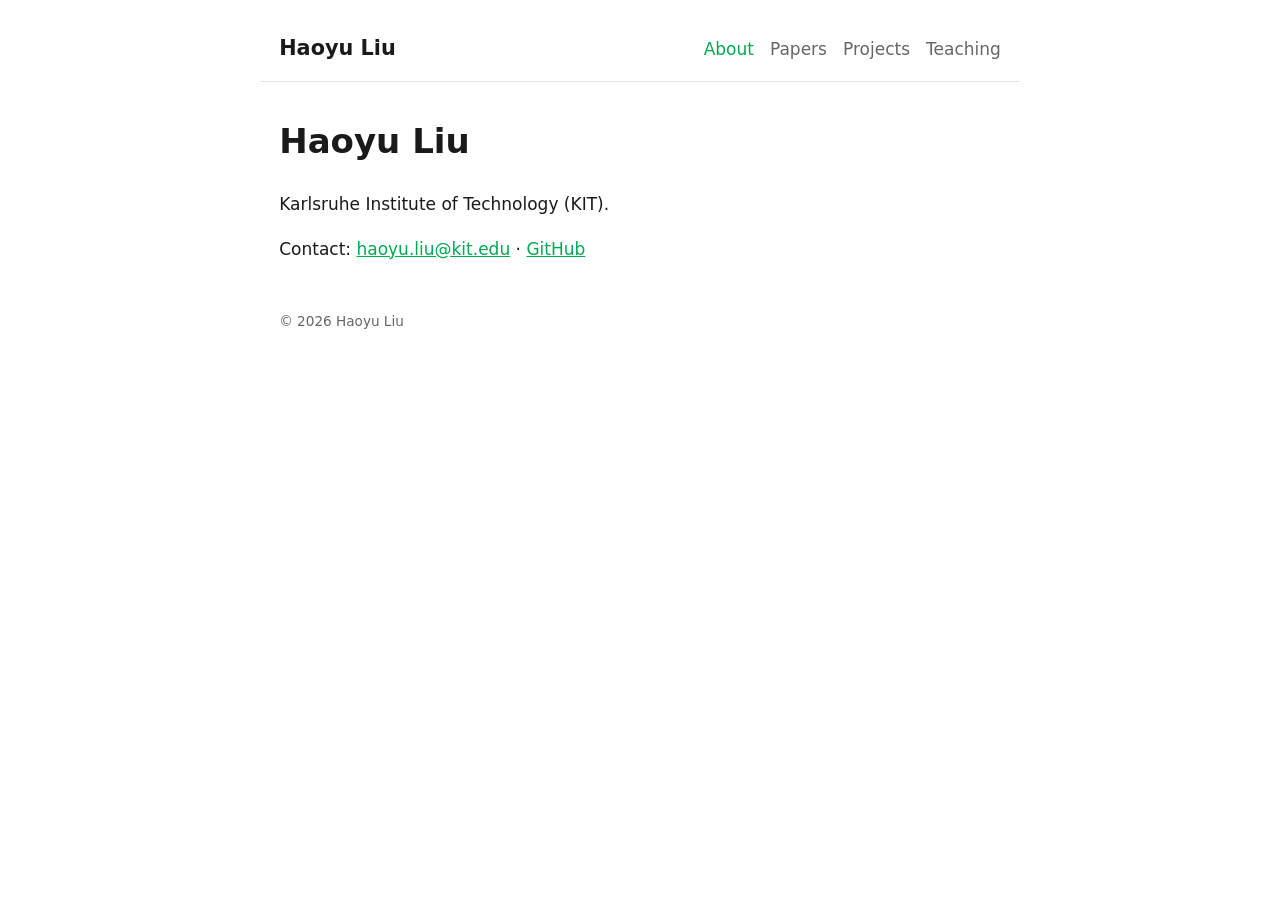
<file: index.html>
<!doctype html>
<html lang="en"><head><meta charset="utf-8">
<meta name="viewport" content="width=device-width,initial-scale=1">
<title>About · Haoyu Liu</title>
<link rel="stylesheet" href="assets/style.css"></head>
<body>
<header><a class="name" href="index.html">Haoyu Liu</a>
<nav><a href="index.html" class="active">About</a><a href="papers.html">Papers</a><a href="projects.html">Projects</a><a href="teaching.html">Teaching</a></nav></header>
<main>
<h1>Haoyu Liu</h1>
<p>Karlsruhe Institute of Technology (KIT).</p>
<p>Contact: <a href="mailto:haoyu.liu@kit.edu">haoyu.liu@kit.edu</a> · <a href="https://github.com/SoftHeinrich">GitHub</a></p>
</main>
<footer>© 2026 Haoyu Liu</footer>
</body></html>
</file>
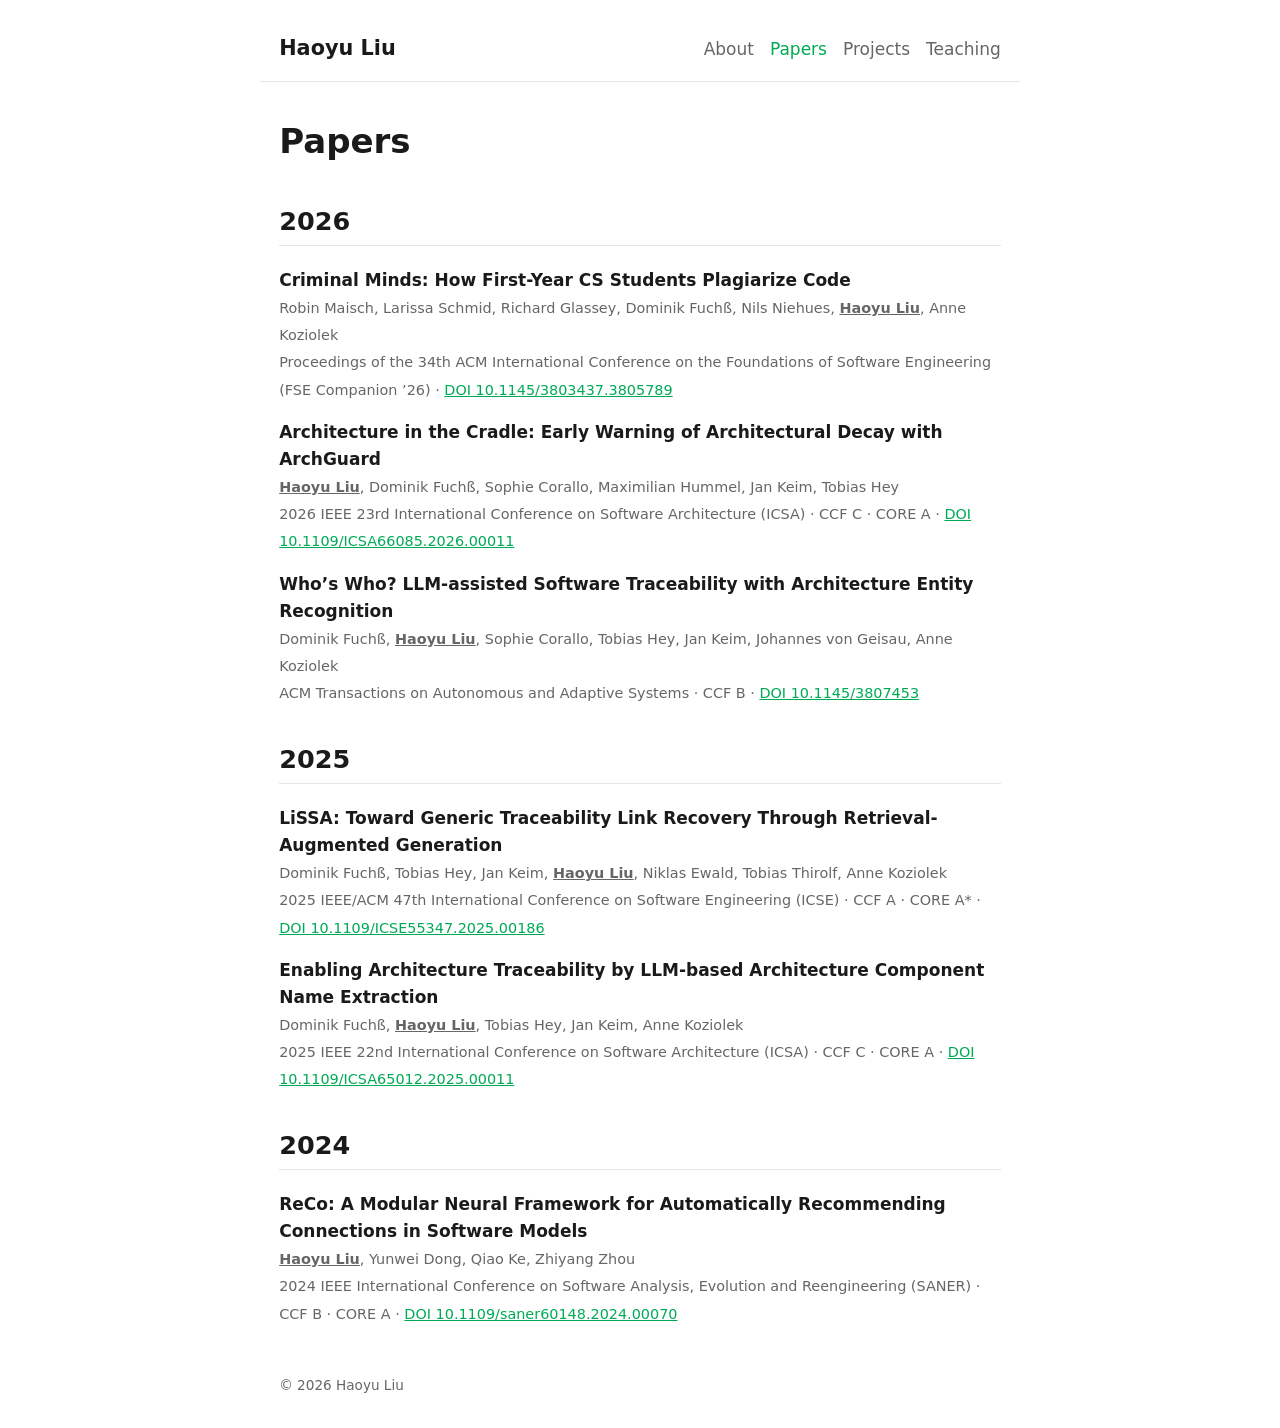
<file: papers.html>
<!doctype html>
<html lang="en"><head><meta charset="utf-8">
<meta name="viewport" content="width=device-width,initial-scale=1">
<title>Papers · Haoyu Liu</title>
<link rel="stylesheet" href="assets/style.css"></head>
<body>
<header><a class="name" href="index.html">Haoyu Liu</a>
<nav><a href="index.html">About</a><a href="papers.html" class="active">Papers</a><a href="projects.html">Projects</a><a href="teaching.html">Teaching</a></nav></header>
<main>
<h1>Papers</h1>
<h2>2026</h2>
<ul class="items">
<li><strong>Criminal Minds: How First-Year CS Students Plagiarize Code</strong><br><span class="meta">Robin Maisch, Larissa Schmid, Richard Glassey, Dominik Fuchß, Nils Niehues, <strong><u>Haoyu Liu</u></strong>, Anne Koziolek</span><br><span class="meta">Proceedings of the 34th ACM International Conference on the Foundations of Software Engineering (FSE Companion ’26) · <a href="https://doi.org/10.1145/3803437.3805789">DOI 10.1145/3803437.3805789</a></span></li>
<li><strong>Architecture in the Cradle: Early Warning of Architectural Decay with ArchGuard</strong><br><span class="meta"><strong><u>Haoyu Liu</u></strong>, Dominik Fuchß, Sophie Corallo, Maximilian Hummel, Jan Keim, Tobias Hey</span><br><span class="meta">2026 IEEE 23rd International Conference on Software Architecture (ICSA) · CCF C · CORE A · <a href="https://doi.org/10.1109/ICSA66085.2026.00011">DOI 10.1109/ICSA66085.2026.00011</a></span></li>
<li><strong>Who’s Who? LLM-assisted Software Traceability with Architecture Entity Recognition</strong><br><span class="meta">Dominik Fuchß, <strong><u>Haoyu Liu</u></strong>, Sophie Corallo, Tobias Hey, Jan Keim, Johannes von Geisau, Anne Koziolek</span><br><span class="meta">ACM Transactions on Autonomous and Adaptive Systems · CCF B · <a href="https://doi.org/10.1145/3807453">DOI 10.1145/3807453</a></span></li>
</ul>
<h2>2025</h2>
<ul class="items">
<li><strong>LiSSA: Toward Generic Traceability Link Recovery Through Retrieval-Augmented Generation</strong><br><span class="meta">Dominik Fuchß, Tobias Hey, Jan Keim, <strong><u>Haoyu Liu</u></strong>, Niklas Ewald, Tobias Thirolf, Anne Koziolek</span><br><span class="meta">2025 IEEE/ACM 47th International Conference on Software Engineering (ICSE) · CCF A · CORE A* · <a href="https://doi.org/10.1109/ICSE55347.2025.00186">DOI 10.1109/ICSE55347.2025.00186</a></span></li>
<li><strong>Enabling Architecture Traceability by LLM-based Architecture Component Name Extraction</strong><br><span class="meta">Dominik Fuchß, <strong><u>Haoyu Liu</u></strong>, Tobias Hey, Jan Keim, Anne Koziolek</span><br><span class="meta">2025 IEEE 22nd International Conference on Software Architecture (ICSA) · CCF C · CORE A · <a href="https://doi.org/10.1109/ICSA65012.2025.00011">DOI 10.1109/ICSA65012.2025.00011</a></span></li>
</ul>
<h2>2024</h2>
<ul class="items">
<li><strong>ReCo: A Modular Neural Framework for Automatically Recommending Connections in Software Models</strong><br><span class="meta"><strong><u>Haoyu Liu</u></strong>, Yunwei Dong, Qiao Ke, Zhiyang Zhou</span><br><span class="meta">2024 IEEE International Conference on Software Analysis, Evolution and Reengineering (SANER) · CCF B · CORE A · <a href="https://doi.org/10.1109/saner60148.2024.00070">DOI 10.1109/saner60148.2024.00070</a></span></li>
</ul>
</main>
<footer>© 2026 Haoyu Liu</footer>
</body></html>
</file>
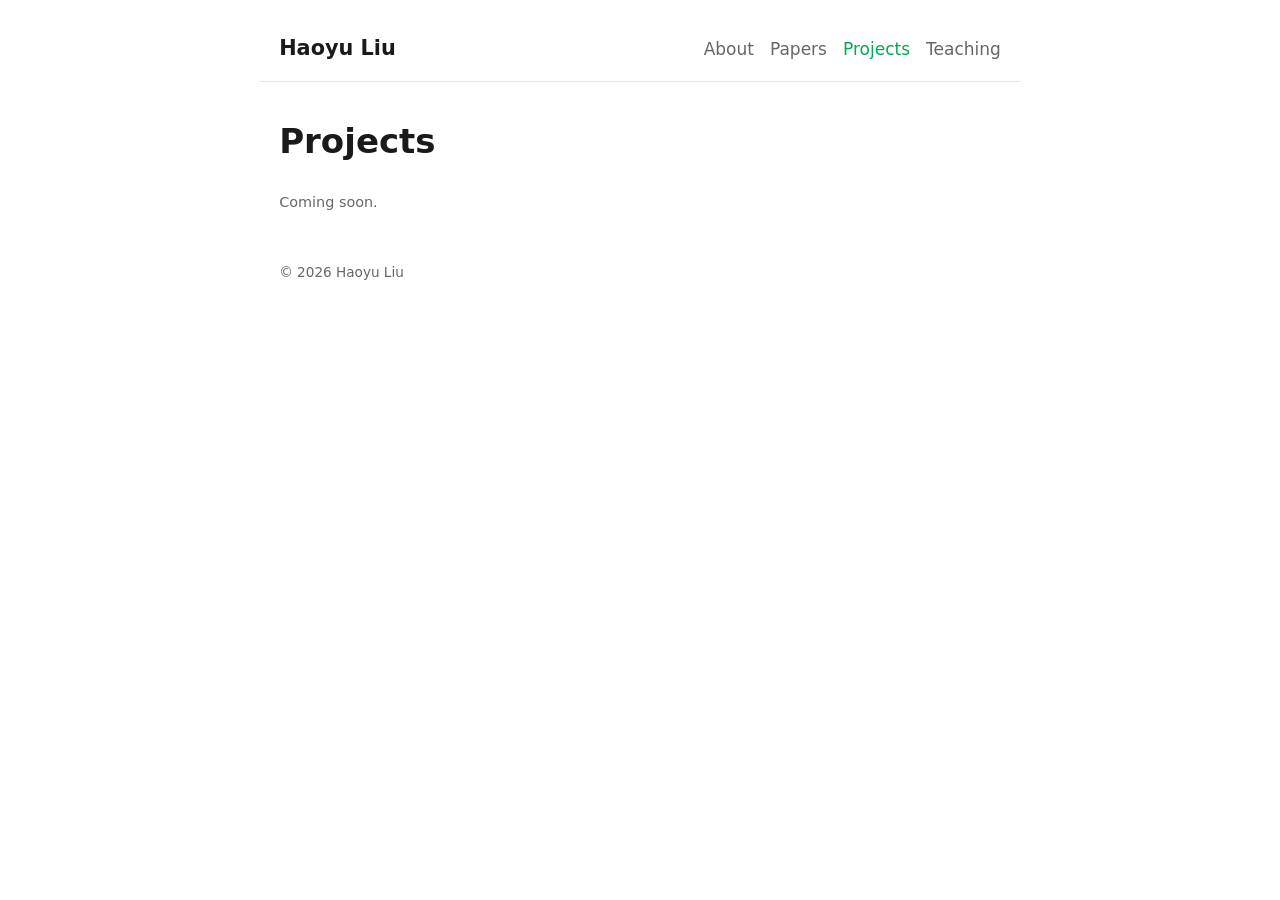
<file: projects.html>
<!doctype html>
<html lang="en"><head><meta charset="utf-8">
<meta name="viewport" content="width=device-width,initial-scale=1">
<title>Projects · Haoyu Liu</title>
<link rel="stylesheet" href="assets/style.css"></head>
<body>
<header><a class="name" href="index.html">Haoyu Liu</a>
<nav><a href="index.html">About</a><a href="papers.html">Papers</a><a href="projects.html" class="active">Projects</a><a href="teaching.html">Teaching</a></nav></header>
<main>
<h1>Projects</h1>
<p class="meta">Coming soon.</p>
<!-- Previous entries, re-enable by moving them out of this comment:
<ul class="items">
<li><a href="https://github.com/SoftHeinrich/agent-linker"><strong>agent-linker</strong></a></li>
<li><a href="https://github.com/SoftHeinrich/people-tracker"><strong>people-tracker</strong></a><br><span class="meta">Track what a watchlist of researchers publishes across seven bibliographic sources, with a verification gate.</span></li>
<li><strong>archrecov-agent</strong><br><span class="meta">LLM-as-Architect: agentic software architecture recovery using tool use. (Repository is private.)</span></li>
<li><strong>Maestro</strong><br><span class="meta">Architectural design decision mining from issue trackers. (Repository is private.)</span></li>
</ul>
-->
</main>
<footer>© 2026 Haoyu Liu</footer>
</body></html>
</file>
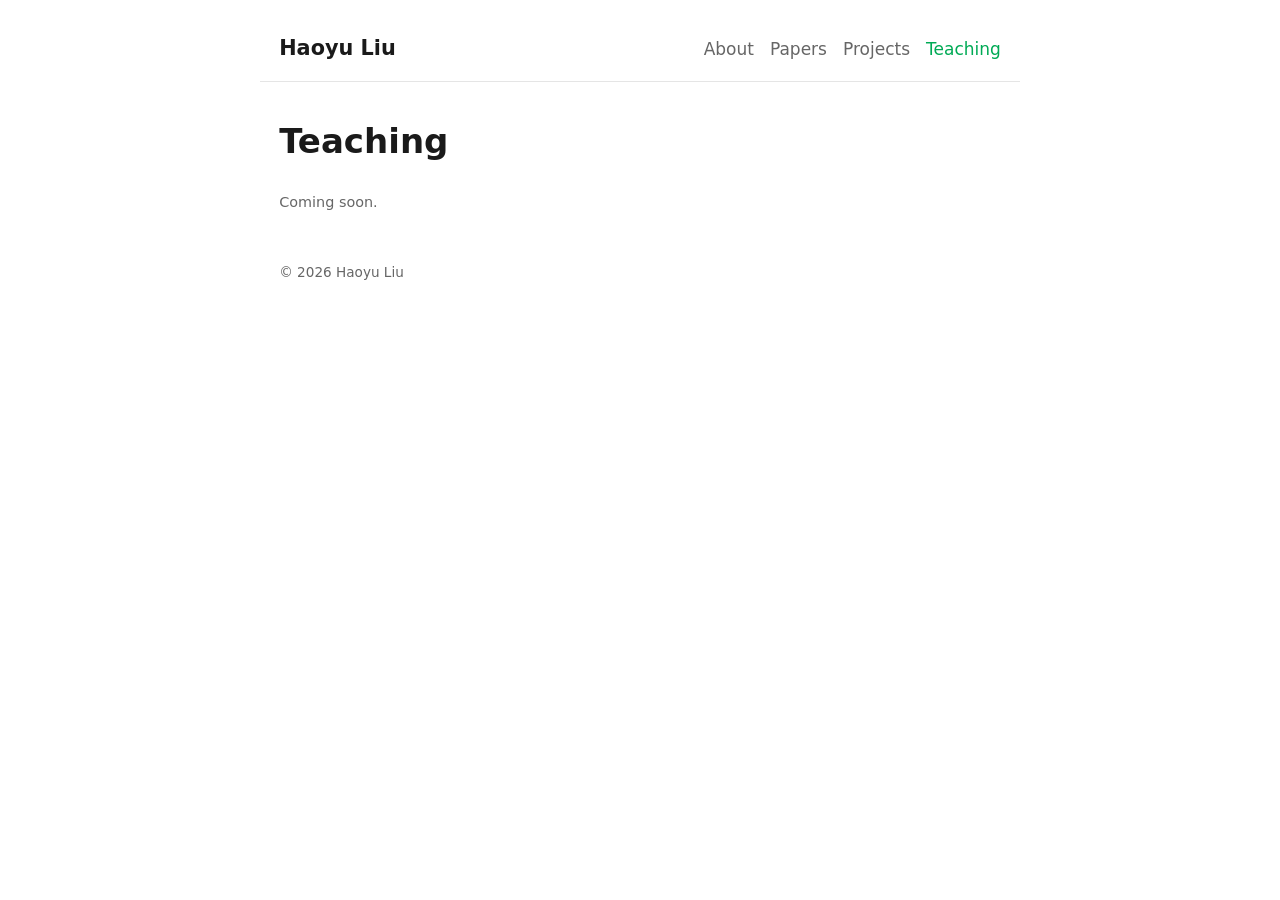
<file: teaching.html>
<!doctype html>
<html lang="en"><head><meta charset="utf-8">
<meta name="viewport" content="width=device-width,initial-scale=1">
<title>Teaching · Haoyu Liu</title>
<link rel="stylesheet" href="assets/style.css"></head>
<body>
<header><a class="name" href="index.html">Haoyu Liu</a>
<nav><a href="index.html">About</a><a href="papers.html">Papers</a><a href="projects.html">Projects</a><a href="teaching.html" class="active">Teaching</a></nav></header>
<main>
<h1>Teaching</h1>
<p class="meta">Coming soon.</p>
</main>
<footer>© 2026 Haoyu Liu</footer>
</body></html>
</file>
<file: assets/style.css>
:root{--fg:#1a1a1a;--bg:#fff;--muted:#666;--accent:#0a5;--line:#e5e5e5}
@media(prefers-color-scheme:dark){:root{--fg:#e6e6e6;--bg:#141414;--muted:#999;--accent:#4c9;--line:#2a2a2a}}
*{box-sizing:border-box}
body{margin:0;background:var(--bg);color:var(--fg);font:17px/1.6 system-ui,-apple-system,Segoe UI,sans-serif}
header,main,footer{max-width:760px;margin:0 auto;padding:0 1.2rem}
header{padding-top:2rem;display:flex;flex-wrap:wrap;justify-content:space-between;align-items:baseline;gap:.5rem;border-bottom:1px solid var(--line);padding-bottom:1rem}
header .name{font-weight:700;font-size:1.3rem;color:var(--fg);text-decoration:none}
nav a{margin-left:1rem;color:var(--muted);text-decoration:none}
nav a:hover,nav a.active{color:var(--accent)}
a{color:var(--accent)}
h1{margin-top:2rem}h2{margin-top:2rem;border-bottom:1px solid var(--line);padding-bottom:.2rem}
ul.items{list-style:none;padding:0}
ul.items li{margin:1rem 0}
.meta{color:var(--muted);font-size:.9rem}
footer{margin:3rem auto 2rem;color:var(--muted);font-size:.85rem}
</file>
